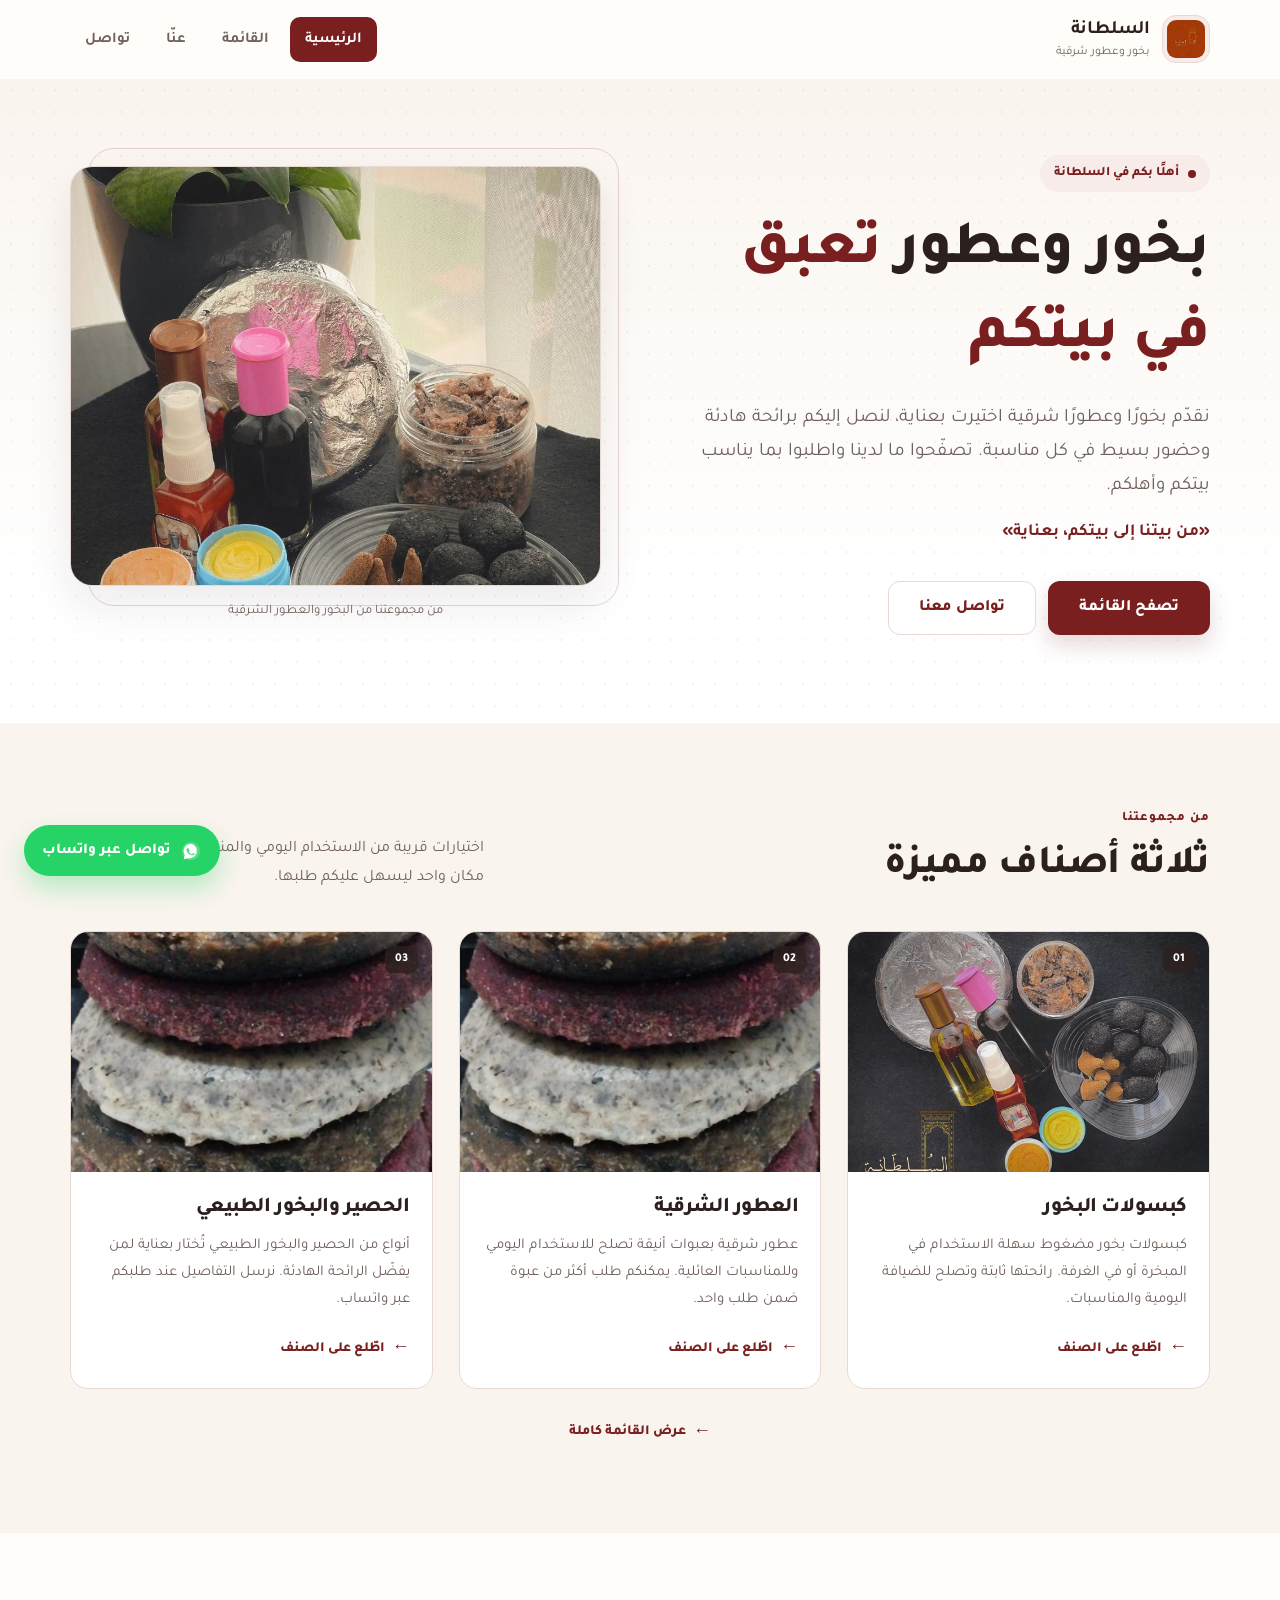
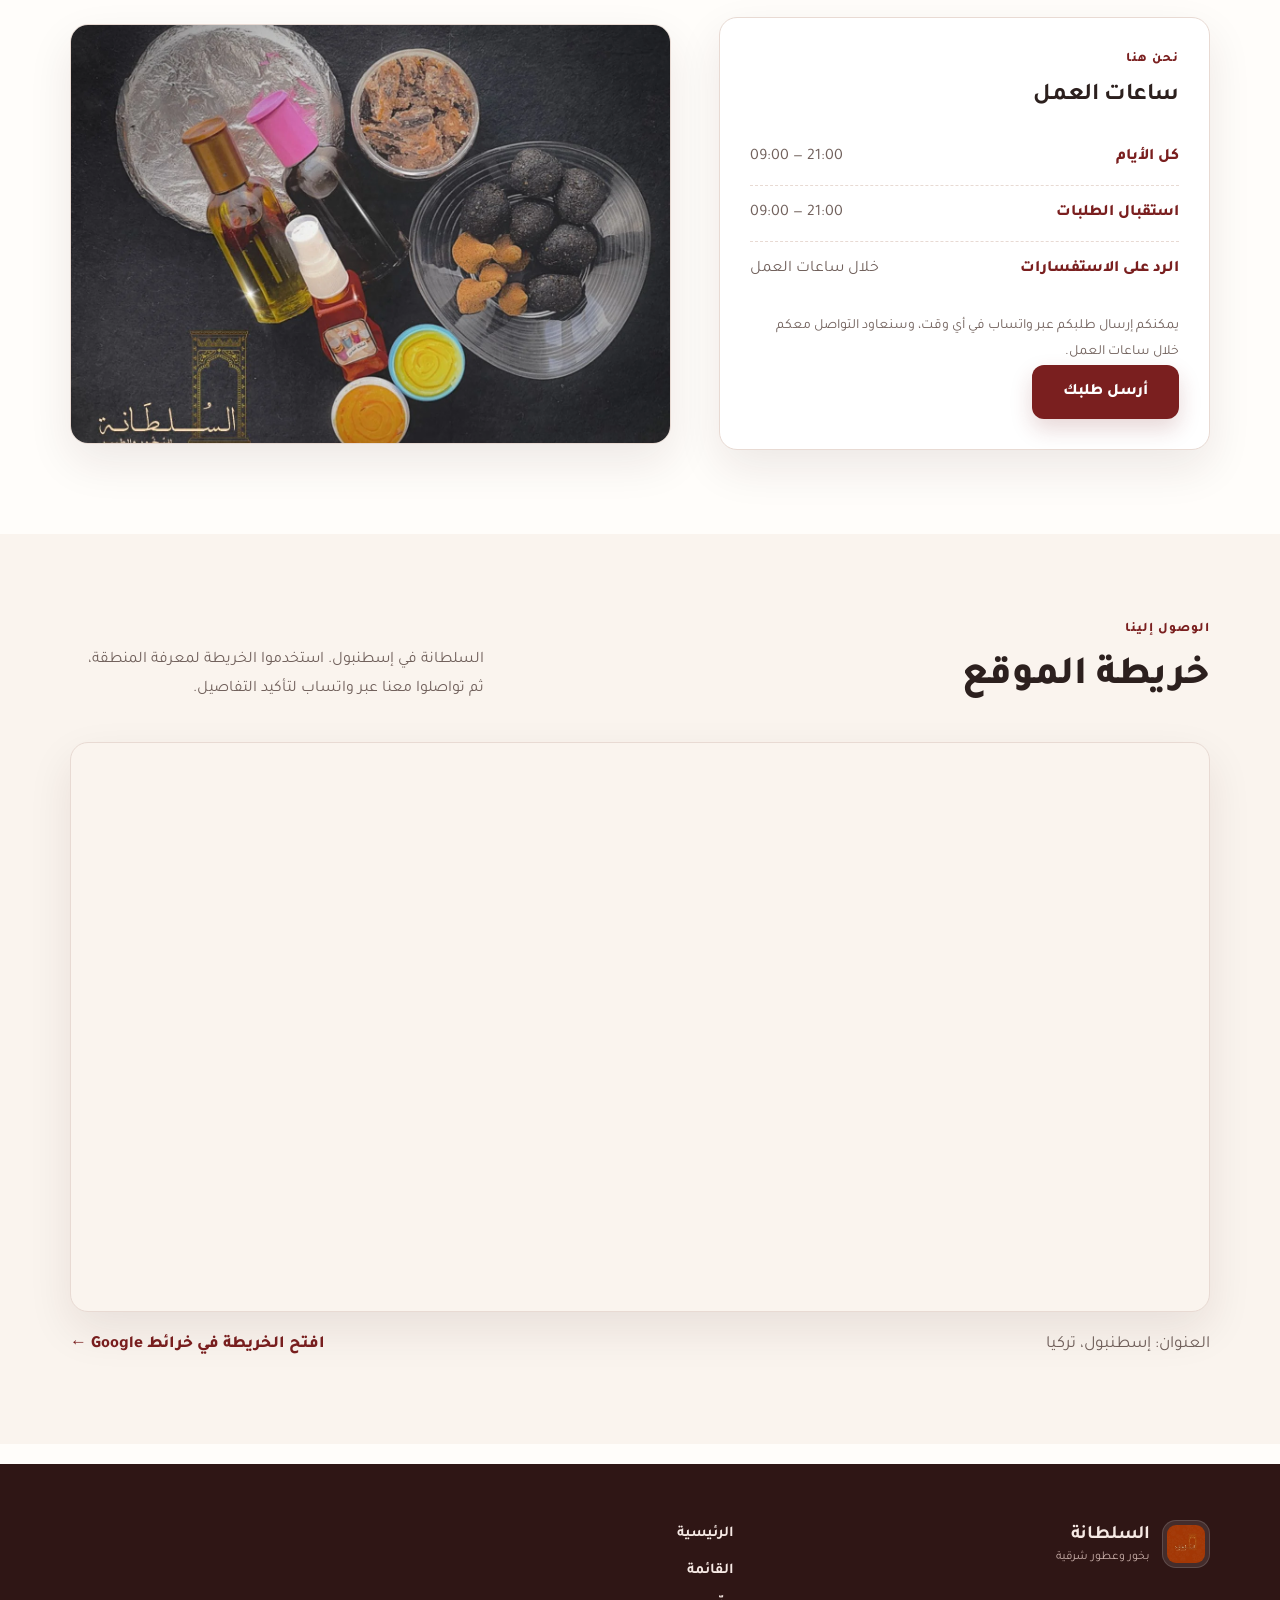
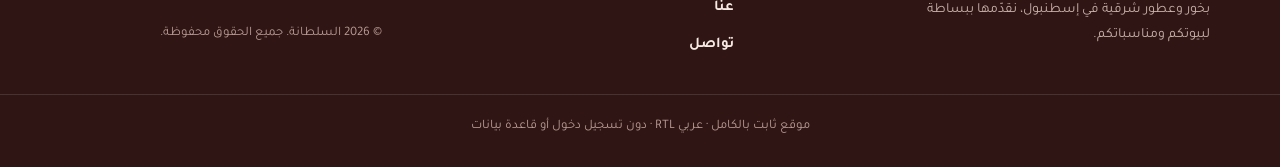
<file: index.html>
<!DOCTYPE html>
<html lang="ar" dir="rtl">
<head>
  <meta charset="UTF-8">
  <meta name="viewport" content="width=device-width, initial-scale=1.0">
  <title>السلطانة | بخور وعطور شرقية في إسطنبول</title>
  <meta name="description" content="السلطانة للبخور والعطور في إسطنبول: بخور مضغوط وعطور شرقية وحصير طبيعي، مع طلبات المناسبات عبر واتساب.">
  <meta name="theme-color" content="#7a1f1f">
  <link rel="preconnect" href="https://fonts.googleapis.com">
  <link rel="preconnect" href="https://fonts.gstatic.com" crossorigin>
  <link href="https://fonts.googleapis.com/css2?family=Tajawal:wght@400;500;700;800&display=swap" rel="stylesheet">
  <link rel="stylesheet" href="assets/css/style.css">
</head>
<body>
  <a class="skip-link" href="#main">انتقل إلى المحتوى الرئيسي</a>

  <header class="site-header" id="siteHeader">
    <div class="container header-inner">
      <a class="brand" href="index.html" aria-label="السلطانة — الصفحة الرئيسية">
        <img class="brand-mark" src="assets/images/logo.webp" alt="" width="500" height="500" loading="lazy">
        <span class="brand-copy">
          <strong>السلطانة</strong>
          <small>بخور وعطور شرقية</small>
        </span>
      </a>
      <nav class="main-nav" id="mainNav" aria-label="التنقل الرئيسي">
        <a href="index.html">الرئيسية</a>
        <a href="menu.html">القائمة</a>
        <a href="about.html">عنّا</a>
        <a href="contact.html">تواصل</a>
      </nav>
      <button class="menu-toggle" id="menuToggle" type="button" aria-label="فتح القائمة" aria-expanded="false" aria-controls="mainNav">
        <span></span><span></span><span></span>
      </button>
    </div>
  </header>

  <main id="main">
    <section class="hero" id="home">
      <div class="container hero-grid">
        <div class="hero-copy reveal">
          <p class="eyebrow"><span class="pulse-dot" aria-hidden="true"></span> أهلًا بكم في السلطانة</p>
          <h1>بخور وعطور <span class="accent">تعبق في بيتكم</span></h1>
          <p class="lead">نقدّم بخورًا وعطورًا شرقية اختيرت بعناية، لنصل إليكم برائحة هادئة وحضور بسيط في كل مناسبة. تصفّحوا ما لدينا واطلبوا بما يناسب بيتكم وأهلكم.</p>
          <p class="tagline">«من بيتنا إلى بيتكم، بعناية»</p>
          <div class="hero-actions">
            <a class="btn btn-primary btn-lg" href="menu.html">تصفح القائمة</a>
            <a class="btn btn-ghost btn-lg" href="contact.html">تواصل معنا</a>
          </div>
        </div>
        <div class="hero-media reveal">
          <img class="hero-cover" src="assets/images/hero.webp" alt="بخور وعطور السلطانة" width="960" height="1280" loading="lazy" fetchpriority="high">
          <p class="hero-caption">من مجموعتنا من البخور والعطور الشرقية</p>
        </div>
      </div>
    </section>

    <section class="section section-alt" id="categories">
      <div class="container">
        <div class="section-head reveal">
          <div>
            <p class="section-kicker">من مجموعتنا</p>
            <h2>ثلاثة أصناف مميزة</h2>
          </div>
          <p class="section-intro">اختيارات قريبة من الاستخدام اليومي والمناسبات، جمعناها في مكان واحد ليسهل عليكم طلبها.</p>
        </div>

        <div class="cards-grid">
          <article class="card reveal" id="cat-bakhour">
            <div class="card-media">
              <img src="assets/images/stack.webp" alt="كبسولات بخور مضغوط" width="1280" height="1037" loading="lazy">
              <span class="card-index" aria-hidden="true">01</span>
            </div>
            <div class="card-body">
              <h3>كبسولات البخور</h3>
              <p class="card-desc">كبسولات بخور مضغوط سهلة الاستخدام في المبخرة أو في الغرفة. رائحتها ثابتة وتصلح للضيافة اليومية والمناسبات.</p>
              <a class="card-link" href="menu.html#item-bakhour">اطّلع على الصنف</a>
            </div>
          </article>

          <article class="card reveal" id="cat-perfume">
            <div class="card-media">
              <img src="assets/images/gallery-hero.webp" alt="مجموعة عطور شرقية" width="1537" height="2048" loading="lazy">
              <span class="card-index" aria-hidden="true">02</span>
            </div>
            <div class="card-body">
              <h3>العطور الشرقية</h3>
              <p class="card-desc">عطور شرقية بعبوات أنيقة تصلح للاستخدام اليومي وللمناسبات العائلية. يمكنكم طلب أكثر من عبوة ضمن طلب واحد.</p>
              <a class="card-link" href="menu.html#item-perfume">اطّلع على الصنف</a>
            </div>
          </article>

          <article class="card reveal" id="cat-natural">
            <div class="card-media">
              <img src="image.webp" alt="بخور وحصير طبيعي" width="1537" height="2048" loading="lazy">
              <span class="card-index" aria-hidden="true">03</span>
            </div>
            <div class="card-body">
              <h3>الحصير والبخور الطبيعي</h3>
              <p class="card-desc">أنواع من الحصير والبخور الطبيعي تُختار بعناية لمن يفضّل الرائحة الهادئة. نرسل التفاصيل عند طلبكم عبر واتساب.</p>
              <a class="card-link" href="menu.html#item-natural">اطّلع على الصنف</a>
            </div>
          </article>
        </div>

        <p class="section-note"><a class="card-link" href="menu.html">عرض القائمة كاملة</a></p>
      </div>
    </section>

    <section class="section" id="hours">
      <div class="container hours-grid">
        <div class="hours-card reveal">
          <p class="section-kicker">نحن هنا</p>
          <h3>ساعات العمل</h3>
          <ul class="hours-list">
            <li><strong>كل الأيام</strong><span dir="ltr">09:00 — 21:00</span></li>
            <li><strong>استقبال الطلبات</strong><span dir="ltr">09:00 — 21:00</span></li>
            <li><strong>الرد على الاستفسارات</strong><span dir="ltr">خلال ساعات العمل</span></li>
          </ul>
          <p class="hours-note">يمكنكم إرسال طلبكم عبر واتساب في أي وقت، وسنعاود التواصل معكم خلال ساعات العمل.</p>
          <a class="btn btn-primary btn-lg" href="contact.html">أرسل طلبك</a>
        </div>
        <div class="hours-aside reveal">
          <img src="image (1).webp" alt="منتجات السلطانة من البخور والعطور" width="1280" height="1037" loading="lazy">
        </div>
      </div>
    </section>

    <section class="section section-alt" id="map">
      <div class="container">
        <div class="section-head reveal">
          <div>
            <p class="section-kicker">الوصول إلينا</p>
            <h2>خريطة الموقع</h2>
          </div>
          <p class="section-intro">السلطانة في إسطنبول. استخدموا الخريطة لمعرفة المنطقة، ثم تواصلوا معنا عبر واتساب لتأكيد التفاصيل.</p>
        </div>
        <div class="map-frame reveal">
          <iframe title="خريطة موقع السلطانة في إسطنبول" src="https://www.google.com/maps?q=Istanbul%2C%20Turkey&output=embed" loading="lazy" referrerpolicy="no-referrer-when-downgrade"></iframe>
        </div>
        <div class="map-meta reveal">
          <p>العنوان: إسطنبول، تركيا</p>
          <a href="https://www.google.com/maps/search/?api=1&query=Istanbul%2C%20Turkey" target="_blank" rel="noopener noreferrer">افتح الخريطة في خرائط Google ←</a>
        </div>
      </div>
    </section>
  </main>

  <footer class="site-footer">
    <div class="container footer-grid">
      <div class="footer-brand">
        <a class="brand" href="index.html" aria-label="السلطانة — الصفحة الرئيسية">
          <img class="brand-mark" src="assets/images/logo.webp" alt="" width="500" height="500" loading="lazy">
          <span class="brand-copy"><strong>السلطانة</strong><small>بخور وعطور شرقية</small></span>
        </a>
        <p>بخور وعطور شرقية في إسطنبول، نقدّمها ببساطة لبيوتكم ومناسباتكم.</p>
      </div>
      <nav class="footer-nav" aria-label="روابط التذييل">
        <a href="index.html">الرئيسية</a>
        <a href="menu.html">القائمة</a>
        <a href="about.html">عنّا</a>
        <a href="contact.html">تواصل</a>
      </nav>
      <div class="footer-meta">
        <p>© <span id="year">2026</span> السلطانة. جميع الحقوق محفوظة.</p>
      </div>
    </div>
    <div class="footer-bottom">موقع ثابت بالكامل · عربي RTL · دون تسجيل دخول أو قاعدة بيانات</div>
  </footer>

  <a class="whatsapp-float" href="https://wa.me/905316458311?text=مرحبًا%20السلطانة%2C%20أود%20الاستفسار%20عن%20المنتجات" target="_blank" rel="noopener noreferrer" aria-label="تواصل مع السلطانة عبر واتساب">
    <svg viewBox="0 0 24 24" aria-hidden="true"><circle cx="12" cy="12" r="10" fill="currentColor" opacity=".2"/><path fill="currentColor" d="M12 4a8 8 0 0 0-6.9 12.1L4 21l4.9-1.1A8 8 0 1 0 12 4Zm4.2 11.3c-.2.5-1 1-1.4 1.2l-.8.2c-.4.1-.9.1-1.4-.1-.3-.1-.7-.2-1.2-.4-2.1-.9-3.4-3-3.5-3.2-.1-.2-.8-1-.8-2s.5-1.5.7-1.7c.2-.2.5-.3.7-.3h.5c.2 0 .4 0 .6.5l.8 2c.1.2.1.3 0 .5l-.4.5-.3.3c-.1.1-.2.2 0 .4.2.2.8 1.3 1.8 1.8.6.3 1 .4 1.4.5.2.1.4 0 .5-.2l.6-.8c.2-.2.3-.2.5-.1l1.9 1c.2.1.4.2.4.3 0 .1-.1.5-.4 1Z"/></svg>
    <span>تواصل عبر واتساب</span>
  </a>

  <button class="to-top" id="toTop" type="button" aria-label="العودة إلى الأعلى">
    <svg viewBox="0 0 24 24" aria-hidden="true"><path d="M12 19V5M5 12l7-7 7 7" /></svg>
  </button>

  <script src="assets/js/script.js"></script>
</body>
</html>
</file>
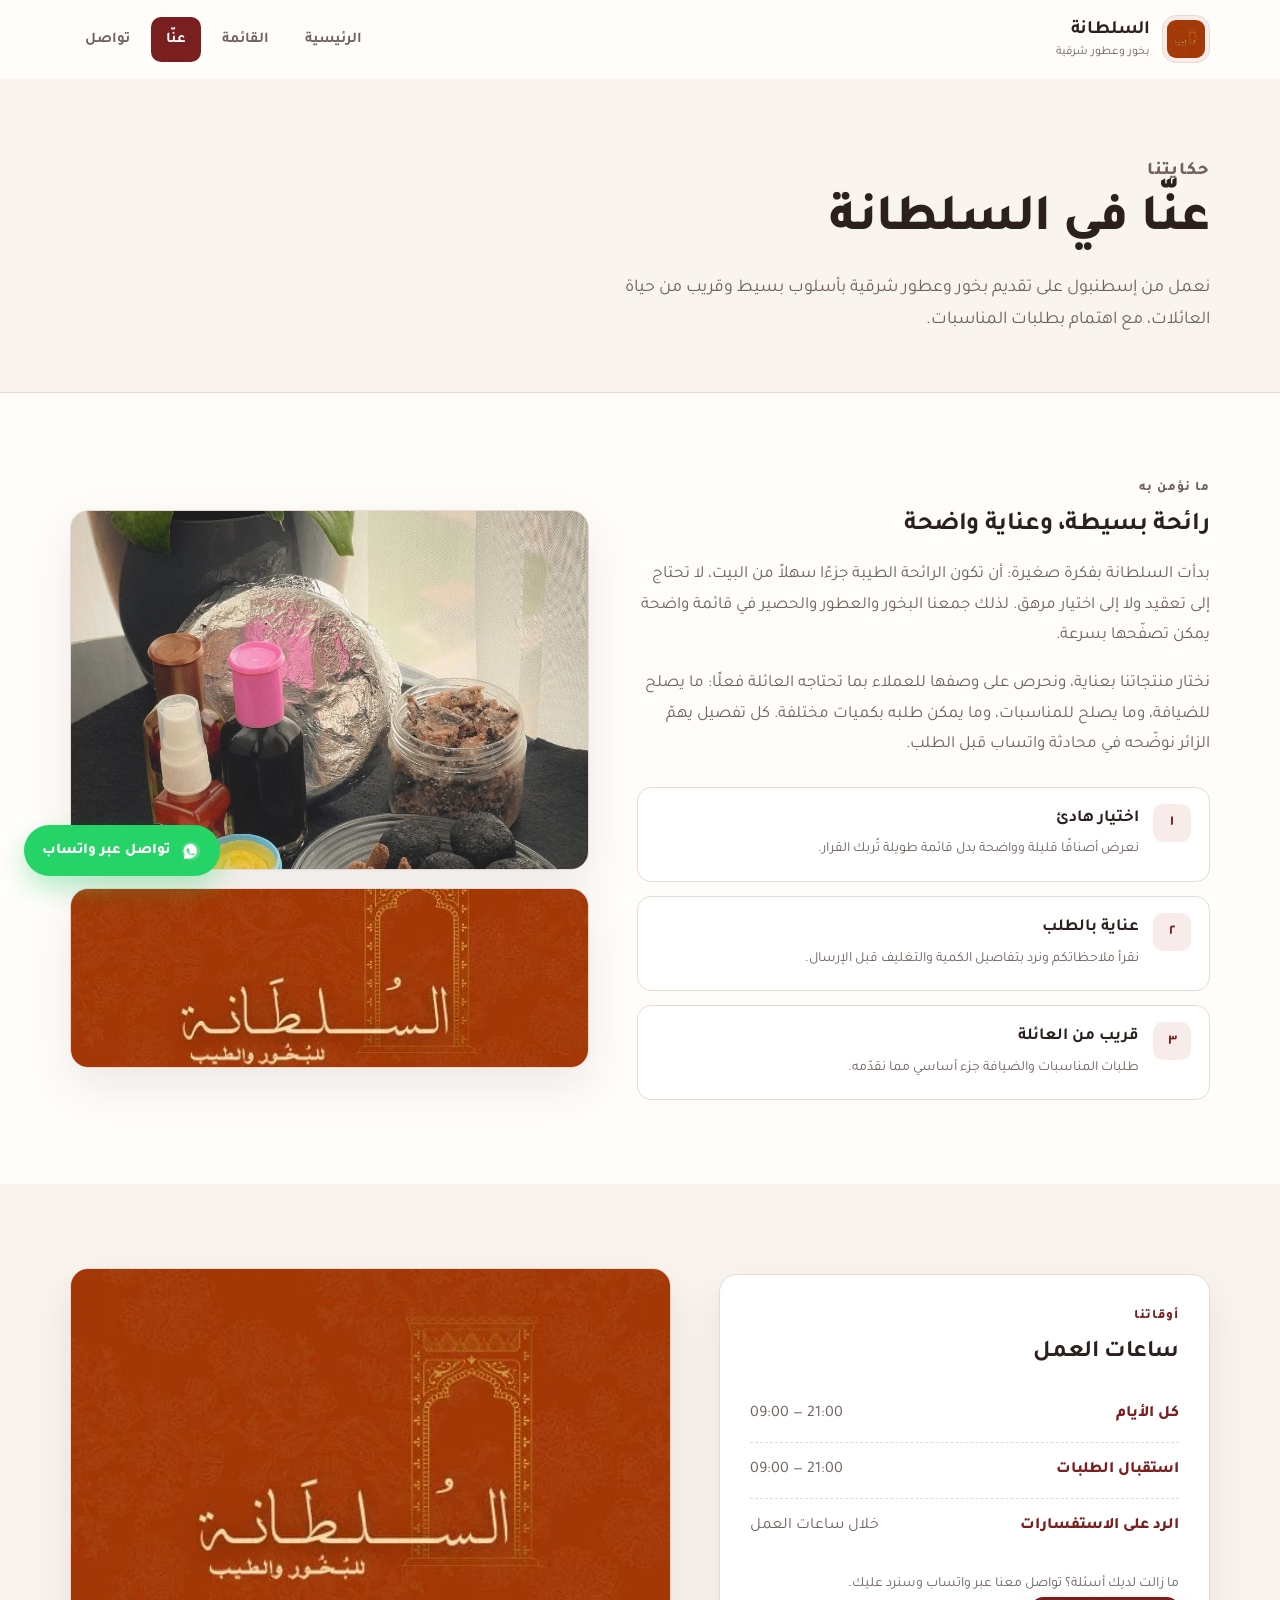
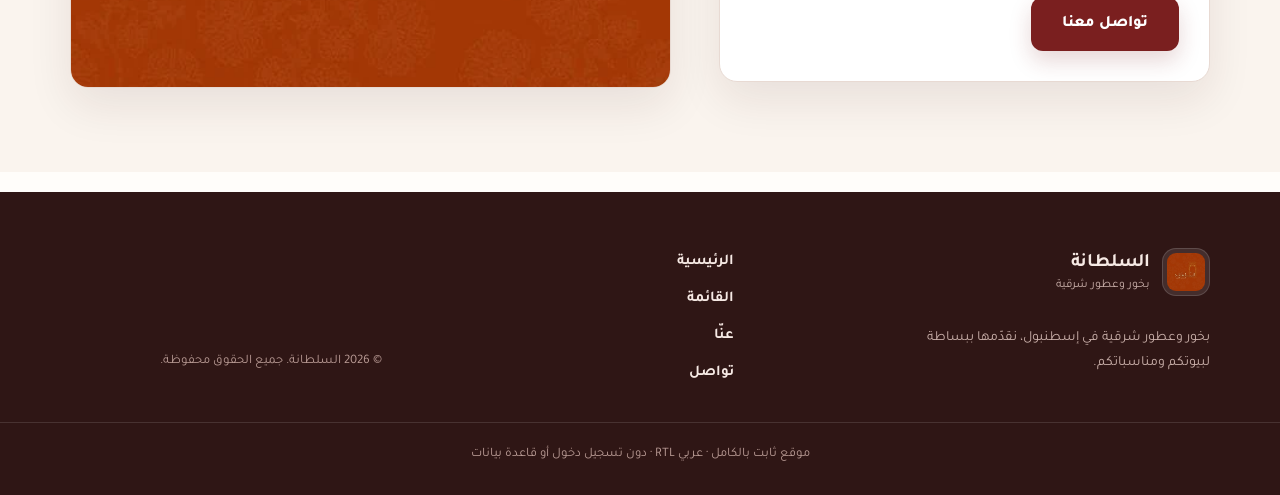
<file: about.html>
<!DOCTYPE html>
<html lang="ar" dir="rtl">
<head>
  <meta charset="UTF-8">
  <meta name="viewport" content="width=device-width, initial-scale=1.0">
  <title>عنّا | السلطانة</title>
  <meta name="description" content="تعرّف على السلطانة للبخور والعطور في إسطنبول: اختيار بسيط وعناية بالتفاصيل وطلبات تناسب العائلة والمناسبات.">
  <meta name="theme-color" content="#7a1f1f">
  <link rel="preconnect" href="https://fonts.googleapis.com">
  <link rel="preconnect" href="https://fonts.gstatic.com" crossorigin>
  <link href="https://fonts.googleapis.com/css2?family=Tajawal:wght@400;500;700;800&display=swap" rel="stylesheet">
  <link rel="stylesheet" href="assets/css/style.css">
</head>
<body>
  <a class="skip-link" href="#main">انتقل إلى المحتوى الرئيسي</a>

  <header class="site-header" id="siteHeader">
    <div class="container header-inner">
      <a class="brand" href="index.html" aria-label="السلطانة — الصفحة الرئيسية">
        <img class="brand-mark" src="assets/images/logo.webp" alt="" width="500" height="500" loading="lazy">
        <span class="brand-copy"><strong>السلطانة</strong><small>بخور وعطور شرقية</small></span>
      </a>
      <nav class="main-nav" id="mainNav" aria-label="التنقل الرئيسي">
        <a href="index.html">الرئيسية</a>
        <a href="menu.html">القائمة</a>
        <a href="about.html">عنّا</a>
        <a href="contact.html">تواصل</a>
      </nav>
      <button class="menu-toggle" id="menuToggle" type="button" aria-label="فتح القائمة" aria-expanded="false" aria-controls="mainNav">
        <span></span><span></span><span></span>
      </button>
    </div>
  </header>

  <main id="main">
    <section class="page-banner">
      <div class="container">
        <p class="section-kicker">حكايتنا</p>
        <h1>عنّا في السلطانة</h1>
        <p>نعمل من إسطنبول على تقديم بخور وعطور شرقية بأسلوب بسيط وقريب من حياة العائلات، مع اهتمام بطلبات المناسبات.</p>
      </div>
    </section>

    <section class="section">
      <div class="container about-grid">
        <div class="about-copy reveal">
          <p class="section-kicker">ما نؤمن به</p>
          <h2>رائحة بسيطة، وعناية واضحة</h2>
          <p>بدأت السلطانة بفكرة صغيرة: أن تكون الرائحة الطيبة جزءًا سهلاً من البيت، لا تحتاج إلى تعقيد ولا إلى اختيار مرهق. لذلك جمعنا البخور والعطور والحصير في قائمة واضحة يمكن تصفّحها بسرعة.</p>
          <p>نختار منتجاتنا بعناية، ونحرص على وصفها للعملاء بما تحتاجه العائلة فعلًا: ما يصلح للضيافة، وما يصلح للمناسبات، وما يمكن طلبه بكميات مختلفة. كل تفصيل يهمّ الزائر نوضّحه في محادثة واتساب قبل الطلب.</p>
          <ul class="about-points">
            <li><b aria-hidden="true">١</b><div><strong>اختيار هادئ</strong><span>نعرض أصنافًا قليلة وواضحة بدل قائمة طويلة تُربك القرار.</span></div></li>
            <li><b aria-hidden="true">٢</b><div><strong>عناية بالطلب</strong><span>نقرأ ملاحظاتكم ونرد بتفاصيل الكمية والتغليف قبل الإرسال.</span></div></li>
            <li><b aria-hidden="true">٣</b><div><strong>قريب من العائلة</strong><span>طلبات المناسبات والضيافة جزء أساسي مما نقدّمه.</span></div></li>
          </ul>
        </div>
        <div class="about-media reveal">
          <img class="tall" src="image (2).webp" alt="منتجات السلطانة للبخور والعطور" width="960" height="1280" loading="lazy">
          <img class="wide" src="log.webp" alt="شعار السلطانة" width="500" height="500" loading="lazy">
        </div>
      </div>
    </section>

    <section class="section section-alt" id="hours">
      <div class="container hours-grid">
        <div class="hours-card reveal">
          <p class="section-kicker">أوقاتنا</p>
          <h3>ساعات العمل</h3>
          <ul class="hours-list">
            <li><strong>كل الأيام</strong><span dir="ltr">09:00 — 21:00</span></li>
            <li><strong>استقبال الطلبات</strong><span dir="ltr">09:00 — 21:00</span></li>
            <li><strong>الرد على الاستفسارات</strong><span dir="ltr">خلال ساعات العمل</span></li>
          </ul>
          <p class="hours-note">ما زالت لديك أسئلة؟ تواصل معنا عبر واتساب وسنرد عليك.</p>
          <a class="btn btn-primary btn-lg" href="contact.html">تواصل معنا</a>
        </div>
        <div class="hours-aside reveal">
          <img src="assets/images/gallery1.webp" alt="الهوية البصرية للسلطانة" width="500" height="500" loading="lazy">
        </div>
      </div>
    </section>
  </main>

  <footer class="site-footer">
    <div class="container footer-grid">
      <div class="footer-brand">
        <a class="brand" href="index.html" aria-label="السلطانة — الصفحة الرئيسية">
          <img class="brand-mark" src="assets/images/logo.webp" alt="" width="500" height="500" loading="lazy">
          <span class="brand-copy"><strong>السلطانة</strong><small>بخور وعطور شرقية</small></span>
        </a>
        <p>بخور وعطور شرقية في إسطنبول، نقدّمها ببساطة لبيوتكم ومناسباتكم.</p>
      </div>
      <nav class="footer-nav" aria-label="روابط التذييل">
        <a href="index.html">الرئيسية</a>
        <a href="menu.html">القائمة</a>
        <a href="about.html">عنّا</a>
        <a href="contact.html">تواصل</a>
      </nav>
      <div class="footer-meta"><p>© <span id="year">2026</span> السلطانة. جميع الحقوق محفوظة.</p></div>
    </div>
    <div class="footer-bottom">موقع ثابت بالكامل · عربي RTL · دون تسجيل دخول أو قاعدة بيانات</div>
  </footer>

  <a class="whatsapp-float" href="https://wa.me/905316458311?text=مرحبًا%20السلطانة%2C%20أود%20الاستفسار%20عن%20المنتجات" target="_blank" rel="noopener noreferrer" aria-label="تواصل مع السلطانة عبر واتساب">
    <svg viewBox="0 0 24 24" aria-hidden="true"><circle cx="12" cy="12" r="10" fill="currentColor" opacity=".2"/><path fill="currentColor" d="M12 4a8 8 0 0 0-6.9 12.1L4 21l4.9-1.1A8 8 0 1 0 12 4Zm4.2 11.3c-.2.5-1 1-1.4 1.2l-.8.2c-.4.1-.9.1-1.4-.1-.3-.1-.7-.2-1.2-.4-2.1-.9-3.4-3-3.5-3.2-.1-.2-.8-1-.8-2s.5-1.5.7-1.7c.2-.2.5-.3.7-.3h.5c.2 0 .4 0 .6.5l.8 2c.1.2.1.3 0 .5l-.4.5-.3.3c-.1.1-.2.2 0 .4.2.2.8 1.3 1.8 1.8.6.3 1 .4 1.4.5.2.1.4 0 .5-.2l.6-.8c.2-.2.3-.2.5-.1l1.9 1c.2.1.4.2.4.3 0 .1-.1.5-.4 1Z"/></svg>
    <span>تواصل عبر واتساب</span>
  </a>

  <button class="to-top" id="toTop" type="button" aria-label="العودة إلى الأعلى">
    <svg viewBox="0 0 24 24" aria-hidden="true"><path d="M12 19V5M5 12l7-7 7 7" /></svg>
  </button>

  <script src="assets/js/script.js"></script>
</body>
</html>
</file>
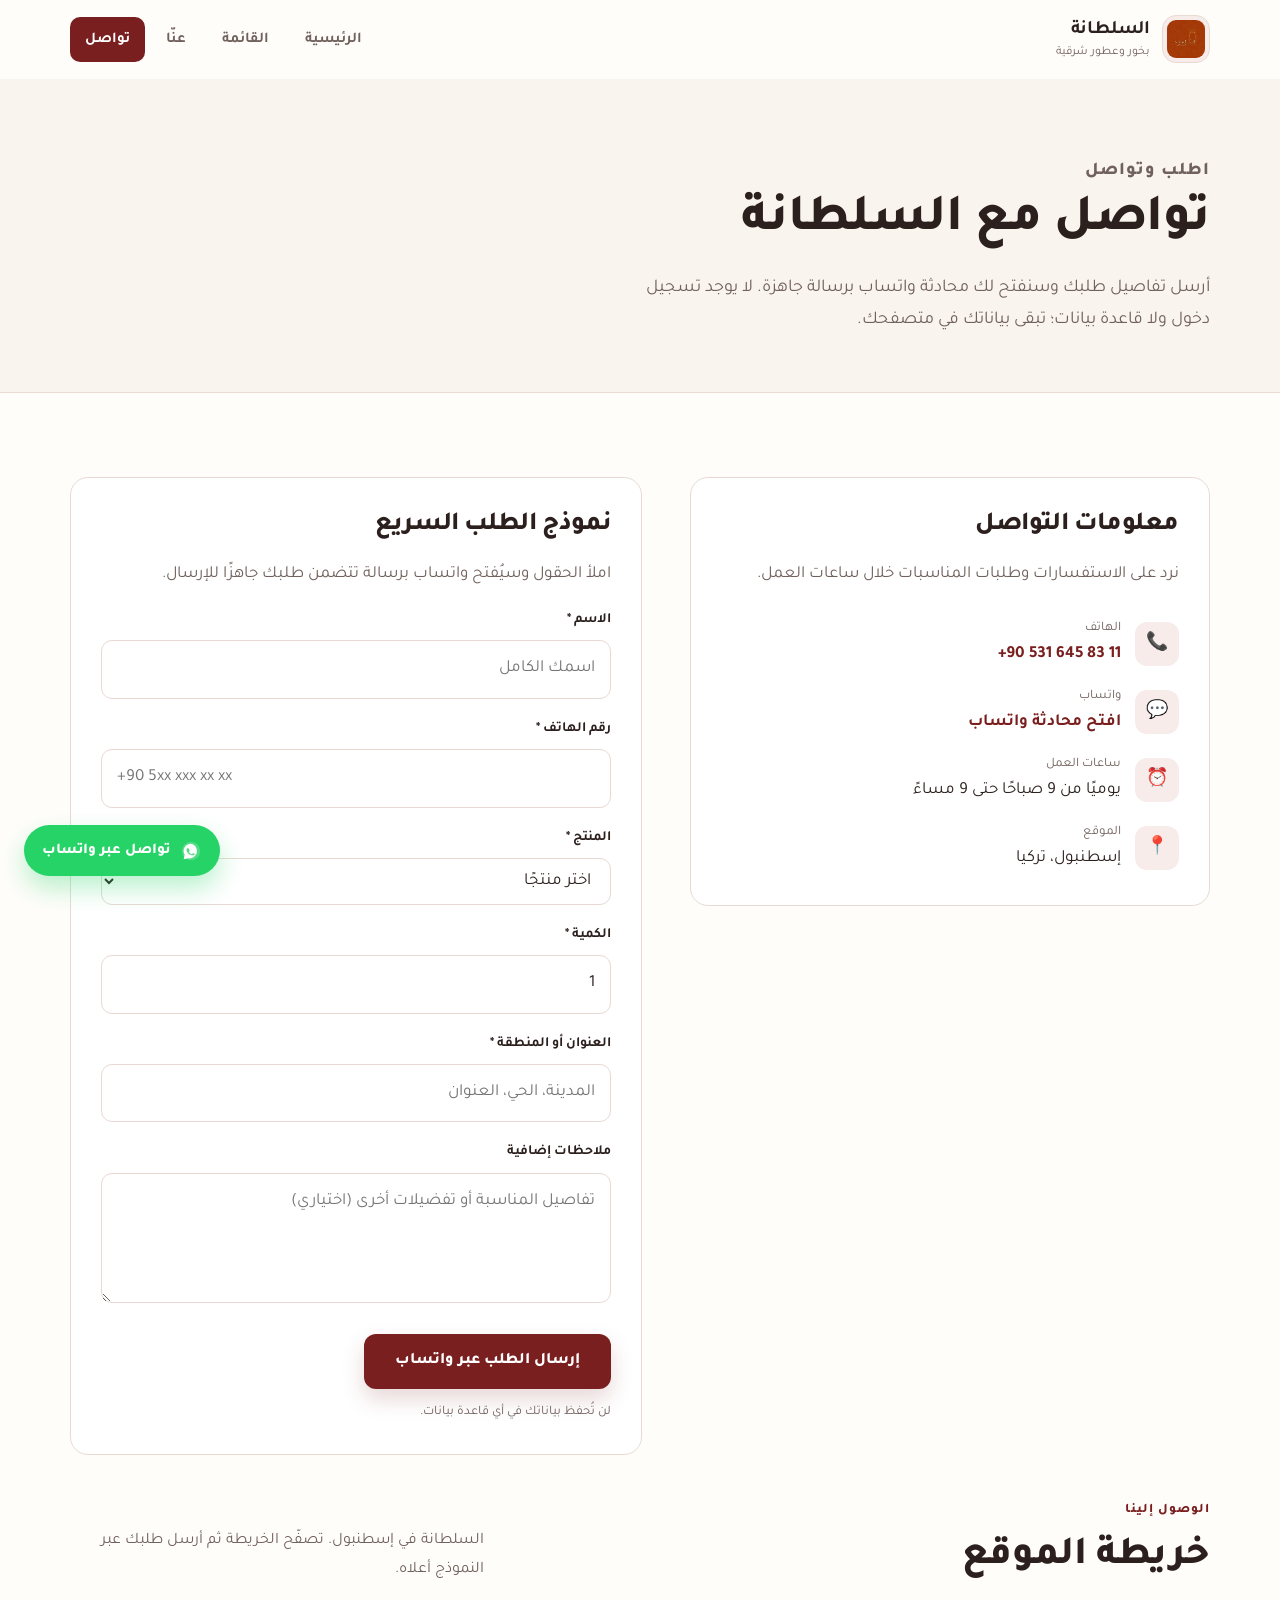
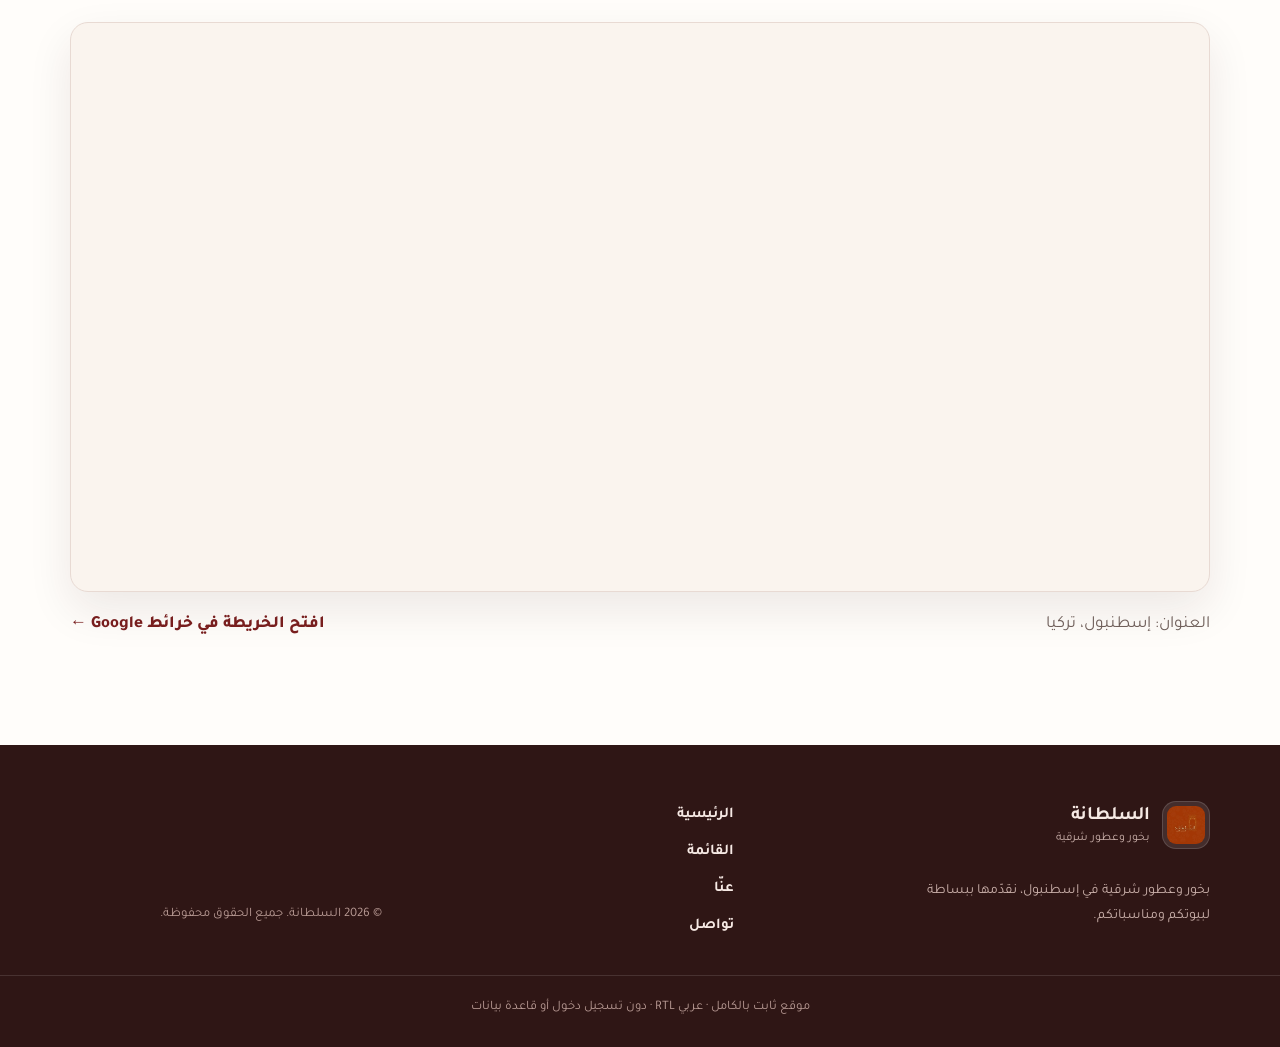
<file: contact.html>
<!DOCTYPE html>
<html lang="ar" dir="rtl">
<head>
  <meta charset="UTF-8">
  <meta name="viewport" content="width=device-width, initial-scale=1.0">
  <title>تواصل | السلطانة</title>
  <meta name="description" content="تواصل مع السلطانة في إسطنبول: أرسل طلبك عبر واتساب، واطّلع على ساعات العمل وموقعنا على الخريطة.">
  <meta name="theme-color" content="#7a1f1f">
  <link rel="preconnect" href="https://fonts.googleapis.com">
  <link rel="preconnect" href="https://fonts.gstatic.com" crossorigin>
  <link href="https://fonts.googleapis.com/css2?family=Tajawal:wght@400;500;700;800&display=swap" rel="stylesheet">
  <link rel="stylesheet" href="assets/css/style.css">
</head>
<body>
  <a class="skip-link" href="#main">انتقل إلى المحتوى الرئيسي</a>

  <header class="site-header" id="siteHeader">
    <div class="container header-inner">
      <a class="brand" href="index.html" aria-label="السلطانة — الصفحة الرئيسية">
        <img class="brand-mark" src="assets/images/logo.webp" alt="" width="500" height="500" loading="lazy">
        <span class="brand-copy"><strong>السلطانة</strong><small>بخور وعطور شرقية</small></span>
      </a>
      <nav class="main-nav" id="mainNav" aria-label="التنقل الرئيسي">
        <a href="index.html">الرئيسية</a>
        <a href="menu.html">القائمة</a>
        <a href="about.html">عنّا</a>
        <a href="contact.html">تواصل</a>
      </nav>
      <button class="menu-toggle" id="menuToggle" type="button" aria-label="فتح القائمة" aria-expanded="false" aria-controls="mainNav">
        <span></span><span></span><span></span>
      </button>
    </div>
  </header>

  <main id="main">
    <section class="page-banner">
      <div class="container">
        <p class="section-kicker">اطلب وتواصل</p>
        <h1>تواصل مع السلطانة</h1>
        <p>أرسل تفاصيل طلبك وسنفتح لك محادثة واتساب برسالة جاهزة. لا يوجد تسجيل دخول ولا قاعدة بيانات؛ تبقى بياناتك في متصفحك.</p>
      </div>
    </section>

    <section class="section">
      <div class="container contact-grid">
        <div class="contact-card reveal">
          <h2>معلومات التواصل</h2>
          <p>نرد على الاستفسارات وطلبات المناسبات خلال ساعات العمل.</p>
          <p class="product-context" id="productContext" hidden></p>
          <ul class="contact-list">
            <li>
              <span class="contact-icon" aria-hidden="true">📞</span>
              <span><small>الهاتف</small><a href="tel:+905316458311" dir="ltr">+90 531 645 83 11</a></span>
            </li>
            <li>
              <span class="contact-icon" aria-hidden="true">💬</span>
              <span><small>واتساب</small><a href="https://wa.me/905316458311" target="_blank" rel="noopener noreferrer">افتح محادثة واتساب</a></span>
            </li>
            <li>
              <span class="contact-icon" aria-hidden="true">⏰</span>
              <span><small>ساعات العمل</small><span>يوميًا من 9 صباحًا حتى 9 مساءً</span></span>
            </li>
            <li>
              <span class="contact-icon" aria-hidden="true">📍</span>
              <span><small>الموقع</small><span>إسطنبول، تركيا</span></span>
            </li>
          </ul>
        </div>

        <div class="contact-card reveal">
          <h2>نموذج الطلب السريع</h2>
          <p>املأ الحقول وسيُفتح واتساب برسالة تتضمن طلبك جاهزًا للإرسال.</p>
          <form id="orderForm" novalidate>
            <div class="form-field">
              <label for="customerName">الاسم <span aria-hidden="true">*</span></label>
              <input type="text" id="customerName" name="customerName" autocomplete="name" required placeholder="اسمك الكامل">
            </div>
            <div class="form-field">
              <label for="customerPhone">رقم الهاتف <span aria-hidden="true">*</span></label>
              <input type="tel" id="customerPhone" name="customerPhone" autocomplete="tel" required placeholder="+90 5xx xxx xx xx" dir="ltr">
            </div>
            <div class="form-field">
              <label for="productName">المنتج <span aria-hidden="true">*</span></label>
              <select id="productName" name="productName" required>
                <option value="">اختر منتجًا</option>
                <option value="كبسولات البخور">كبسولات البخور</option>
                <option value="العطور الشرقية">العطور الشرقية</option>
                <option value="الحصير والبخور الطبيعي">الحصير والبخور الطبيعي</option>
                <option value="بخور العود">بخور العود</option>
                <option value="عطور المناسبات">عطور المناسبات</option>
                <option value="باقات الهدايا">باقات الهدايا</option>
                <option value="منتج آخر">منتج آخر (سأذكره في الملاحظات)</option>
              </select>
            </div>
            <div class="form-field">
              <label for="quantity">الكمية <span aria-hidden="true">*</span></label>
              <input type="number" id="quantity" name="quantity" min="1" value="1" required>
            </div>
            <div class="form-field">
              <label for="address">العنوان أو المنطقة <span aria-hidden="true">*</span></label>
              <input type="text" id="address" name="address" required placeholder="المدينة، الحي، العنوان">
            </div>
            <div class="form-field">
              <label for="notes">ملاحظات إضافية</label>
              <textarea id="notes" name="notes" placeholder="تفاصيل المناسبة أو تفضيلات أخرى (اختياري)"></textarea>
            </div>
            <button class="btn btn-primary btn-lg" type="submit">إرسال الطلب عبر واتساب</button>
            <p class="form-note">لن تُحفظ بياناتك في أي قاعدة بيانات.</p>
          </form>
        </div>
      </div>

      <div class="container contact-map">
        <div class="section-head reveal">
          <div>
            <p class="section-kicker">الوصول إلينا</p>
            <h2>خريطة الموقع</h2>
          </div>
          <p class="section-intro">السلطانة في إسطنبول. تصفّح الخريطة ثم أرسل طلبك عبر النموذج أعلاه.</p>
        </div>
        <div class="map-frame reveal">
          <iframe title="خريطة موقع السلطانة في إسطنبول" src="https://www.google.com/maps?q=Istanbul%2C%20Turkey&output=embed" loading="lazy" referrerpolicy="no-referrer-when-downgrade"></iframe>
        </div>
        <div class="map-meta reveal">
          <p>العنوان: إسطنبول، تركيا</p>
          <a href="https://www.google.com/maps/search/?api=1&query=Istanbul%2C%20Turkey" target="_blank" rel="noopener noreferrer">افتح الخريطة في خرائط Google ←</a>
        </div>
      </div>
    </section>
  </main>

  <footer class="site-footer">
    <div class="container footer-grid">
      <div class="footer-brand">
        <a class="brand" href="index.html" aria-label="السلطانة — الصفحة الرئيسية">
          <img class="brand-mark" src="assets/images/logo.webp" alt="" width="500" height="500" loading="lazy">
          <span class="brand-copy"><strong>السلطانة</strong><small>بخور وعطور شرقية</small></span>
        </a>
        <p>بخور وعطور شرقية في إسطنبول، نقدّمها ببساطة لبيوتكم ومناسباتكم.</p>
      </div>
      <nav class="footer-nav" aria-label="روابط التذييل">
        <a href="index.html">الرئيسية</a>
        <a href="menu.html">القائمة</a>
        <a href="about.html">عنّا</a>
        <a href="contact.html">تواصل</a>
      </nav>
      <div class="footer-meta"><p>© <span id="year">2026</span> السلطانة. جميع الحقوق محفوظة.</p></div>
    </div>
    <div class="footer-bottom">موقع ثابت بالكامل · عربي RTL · دون تسجيل دخول أو قاعدة بيانات</div>
  </footer>

  <a class="whatsapp-float" href="https://wa.me/905316458311?text=مرحبًا%20السلطانة%2C%20أود%20الاستفسار%20عن%20المنتجات" target="_blank" rel="noopener noreferrer" aria-label="تواصل مع السلطانة عبر واتساب">
    <svg viewBox="0 0 24 24" aria-hidden="true"><circle cx="12" cy="12" r="10" fill="currentColor" opacity=".2"/><path fill="currentColor" d="M12 4a8 8 0 0 0-6.9 12.1L4 21l4.9-1.1A8 8 0 1 0 12 4Zm4.2 11.3c-.2.5-1 1-1.4 1.2l-.8.2c-.4.1-.9.1-1.4-.1-.3-.1-.7-.2-1.2-.4-2.1-.9-3.4-3-3.5-3.2-.1-.2-.8-1-.8-2s.5-1.5.7-1.7c.2-.2.5-.3.7-.3h.5c.2 0 .4 0 .6.5l.8 2c.1.2.1.3 0 .5l-.4.5-.3.3c-.1.1-.2.2 0 .4.2.2.8 1.3 1.8 1.8.6.3 1 .4 1.4.5.2.1.4 0 .5-.2l.6-.8c.2-.2.3-.2.5-.1l1.9 1c.2.1.4.2.4.3 0 .1-.1.5-.4 1Z"/></svg>
    <span>تواصل عبر واتساب</span>
  </a>

  <button class="to-top" id="toTop" type="button" aria-label="العودة إلى الأعلى">
    <svg viewBox="0 0 24 24" aria-hidden="true"><path d="M12 19V5M5 12l7-7 7 7" /></svg>
  </button>

  <script src="assets/js/script.js"></script>
</body>
</html>
</file>
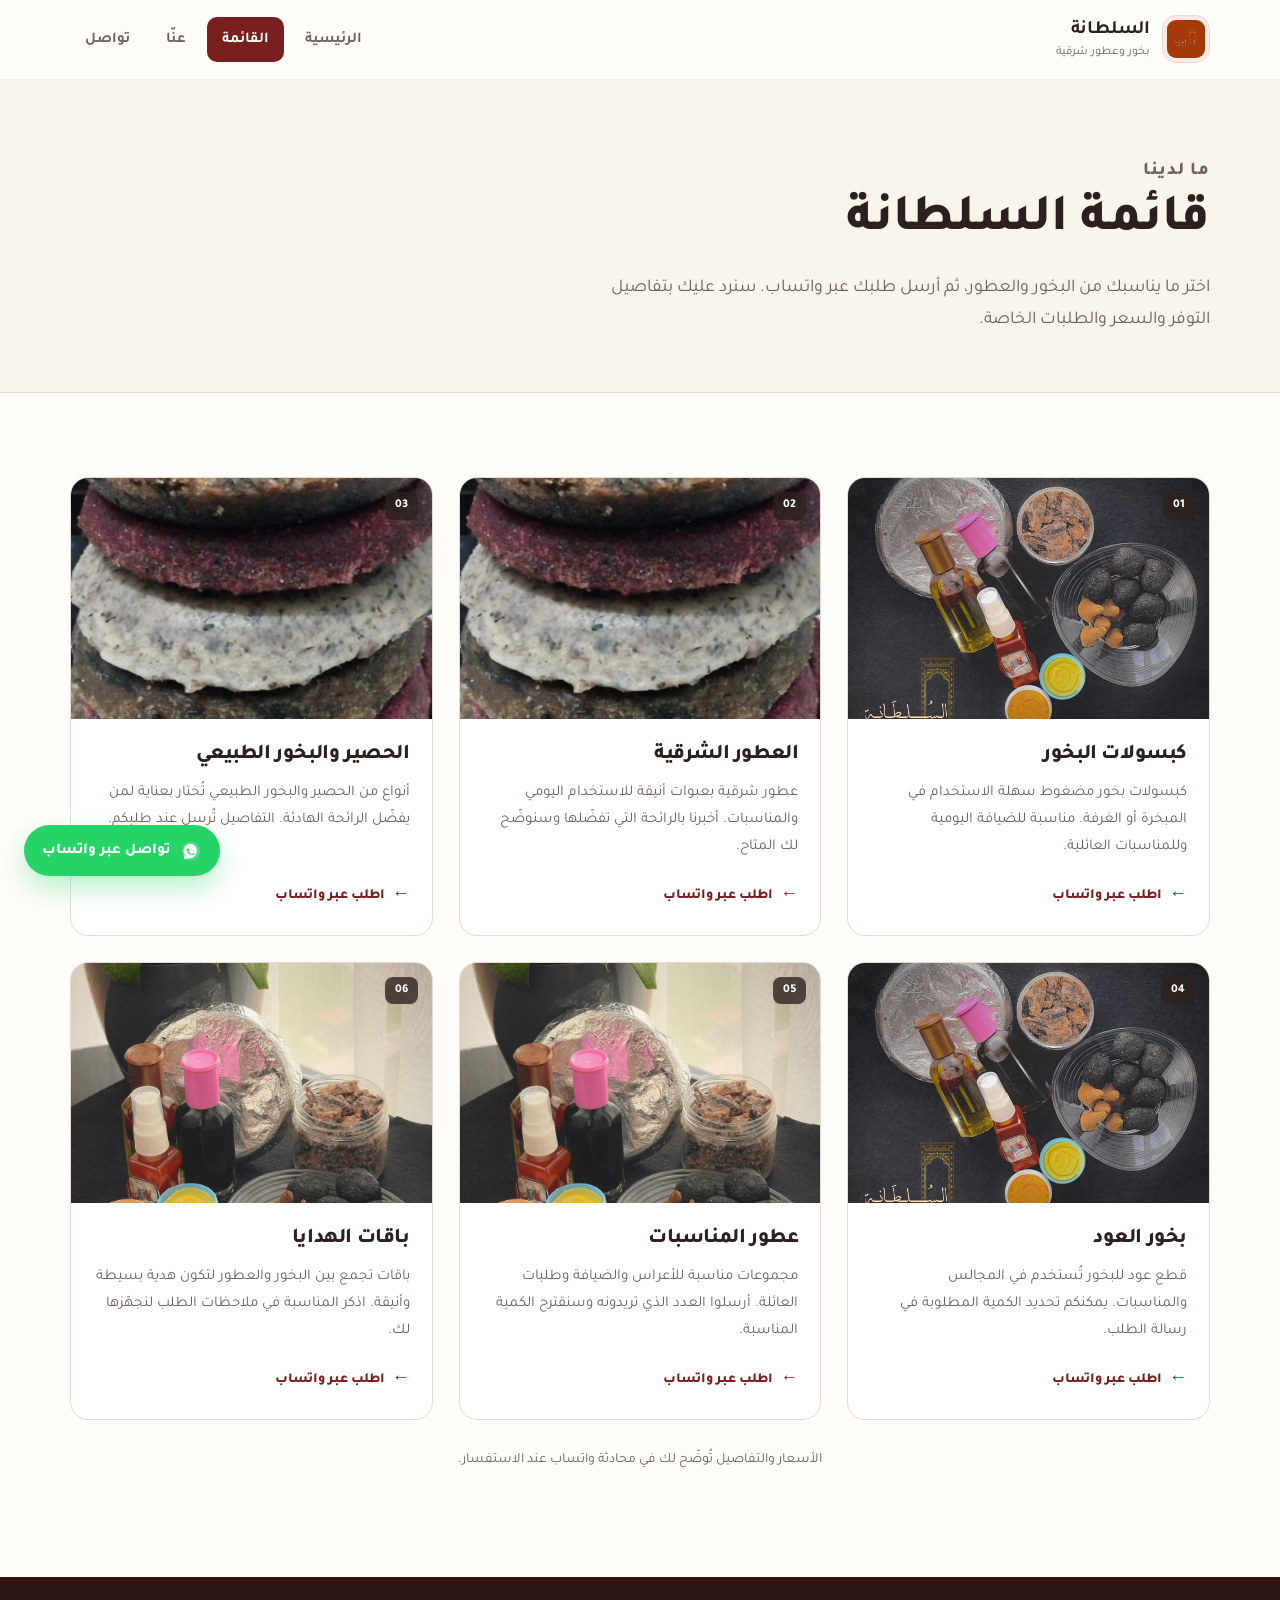
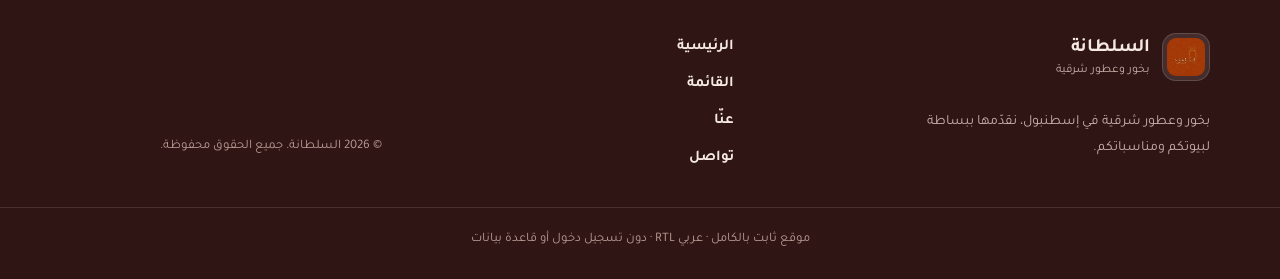
<file: menu.html>
<!DOCTYPE html>
<html lang="ar" dir="rtl">
<head>
  <meta charset="UTF-8">
  <meta name="viewport" content="width=device-width, initial-scale=1.0">
  <title>القائمة | السلطانة</title>
  <meta name="description" content="قائمة السلطانة: بخور مضغوط وعطور شرقية وحصير طبيعي وباقات هدايا، مع طلب سهل عبر واتساب.">
  <meta name="theme-color" content="#7a1f1f">
  <link rel="preconnect" href="https://fonts.googleapis.com">
  <link rel="preconnect" href="https://fonts.gstatic.com" crossorigin>
  <link href="https://fonts.googleapis.com/css2?family=Tajawal:wght@400;500;700;800&display=swap" rel="stylesheet">
  <link rel="stylesheet" href="assets/css/style.css">
</head>
<body>
  <a class="skip-link" href="#main">انتقل إلى المحتوى الرئيسي</a>

  <header class="site-header" id="siteHeader">
    <div class="container header-inner">
      <a class="brand" href="index.html" aria-label="السلطانة — الصفحة الرئيسية">
        <img class="brand-mark" src="assets/images/logo.webp" alt="" width="500" height="500" loading="lazy">
        <span class="brand-copy"><strong>السلطانة</strong><small>بخور وعطور شرقية</small></span>
      </a>
      <nav class="main-nav" id="mainNav" aria-label="التنقل الرئيسي">
        <a href="index.html">الرئيسية</a>
        <a href="menu.html">القائمة</a>
        <a href="about.html">عنّا</a>
        <a href="contact.html">تواصل</a>
      </nav>
      <button class="menu-toggle" id="menuToggle" type="button" aria-label="فتح القائمة" aria-expanded="false" aria-controls="mainNav">
        <span></span><span></span><span></span>
      </button>
    </div>
  </header>

  <main id="main">
    <section class="page-banner">
      <div class="container">
        <p class="section-kicker">ما لدينا</p>
        <h1>قائمة السلطانة</h1>
        <p>اختر ما يناسبك من البخور والعطور، ثم أرسل طلبك عبر واتساب. سنرد عليك بتفاصيل التوفر والسعر والطلبات الخاصة.</p>
      </div>
    </section>

    <section class="section">
      <div class="container">
        <div class="cards-grid grid-six">
          <article class="card reveal" id="item-bakhour">
            <div class="card-media">
              <img src="assets/images/stack.webp" alt="كبسولات بخور مضغوط" width="1280" height="1037" loading="lazy">
              <span class="card-index" aria-hidden="true">01</span>
            </div>
            <div class="card-body">
              <h3>كبسولات البخور</h3>
              <p class="card-desc">كبسولات بخور مضغوط سهلة الاستخدام في المبخرة أو الغرفة. مناسبة للضيافة اليومية وللمناسبات العائلية.</p>
              <a class="card-link" href="contact.html?product=كبسولات%20البخور">اطلب عبر واتساب</a>
            </div>
          </article>

          <article class="card reveal" id="item-perfume">
            <div class="card-media">
              <img src="assets/images/gallery-hero.webp" alt="عطور شرقية بعبوات أنيقة" width="1537" height="2048" loading="lazy">
              <span class="card-index" aria-hidden="true">02</span>
            </div>
            <div class="card-body">
              <h3>العطور الشرقية</h3>
              <p class="card-desc">عطور شرقية بعبوات أنيقة للاستخدام اليومي والمناسبات. أخبرنا بالرائحة التي تفضّلها وسنوضّح لك المتاح.</p>
              <a class="card-link" href="contact.html?product=العطور%20الشرقية">اطلب عبر واتساب</a>
            </div>
          </article>

          <article class="card reveal" id="item-natural">
            <div class="card-media">
              <img src="image.webp" alt="حصير وبخور طبيعي" width="1537" height="2048" loading="lazy">
              <span class="card-index" aria-hidden="true">03</span>
            </div>
            <div class="card-body">
              <h3>الحصير والبخور الطبيعي</h3>
              <p class="card-desc">أنواع من الحصير والبخور الطبيعي تُختار بعناية لمن يفضّل الرائحة الهادئة. التفاصيل تُرسل عند طلبكم.</p>
              <a class="card-link" href="contact.html?product=الحصير%20والبخور%20الطبيعي">اطلب عبر واتساب</a>
            </div>
          </article>

          <article class="card reveal" id="item-oud">
            <div class="card-media">
              <img src="image (1).webp" alt="بخور العود" width="1280" height="1037" loading="lazy">
              <span class="card-index" aria-hidden="true">04</span>
            </div>
            <div class="card-body">
              <h3>بخور العود</h3>
              <p class="card-desc">قطع عود للبخور تُستخدم في المجالس والمناسبات. يمكنكم تحديد الكمية المطلوبة في رسالة الطلب.</p>
              <a class="card-link" href="contact.html?product=بخور%20العود">اطلب عبر واتساب</a>
            </div>
          </article>

          <article class="card reveal" id="item-events">
            <div class="card-media">
              <img src="image (2).webp" alt="عطور للمناسبات" width="960" height="1280" loading="lazy">
              <span class="card-index" aria-hidden="true">05</span>
            </div>
            <div class="card-body">
              <h3>عطور المناسبات</h3>
              <p class="card-desc">مجموعات مناسبة للأعراس والضيافة وطلبات العائلة. أرسلوا العدد الذي تريدونه وسنقترح الكمية المناسبة.</p>
              <a class="card-link" href="contact.html?product=عطور%20المناسبات">اطلب عبر واتساب</a>
            </div>
          </article>

          <article class="card reveal" id="item-gift">
            <div class="card-media">
              <img src="assets/images/hero.webp" alt="باقة هدايا من السلطانة" width="960" height="1280" loading="lazy">
              <span class="card-index" aria-hidden="true">06</span>
            </div>
            <div class="card-body">
              <h3>باقات الهدايا</h3>
              <p class="card-desc">باقات تجمع بين البخور والعطور لتكون هدية بسيطة وأنيقة. اذكر المناسبة في ملاحظات الطلب لنجهّزها لك.</p>
              <a class="card-link" href="contact.html?product=باقات%20الهدايا">اطلب عبر واتساب</a>
            </div>
          </article>
        </div>

        <p class="section-note">الأسعار والتفاصيل تُوضّح لك في محادثة واتساب عند الاستفسار.</p>
      </div>
    </section>
  </main>

  <footer class="site-footer">
    <div class="container footer-grid">
      <div class="footer-brand">
        <a class="brand" href="index.html" aria-label="السلطانة — الصفحة الرئيسية">
          <img class="brand-mark" src="assets/images/logo.webp" alt="" width="500" height="500" loading="lazy">
          <span class="brand-copy"><strong>السلطانة</strong><small>بخور وعطور شرقية</small></span>
        </a>
        <p>بخور وعطور شرقية في إسطنبول، نقدّمها ببساطة لبيوتكم ومناسباتكم.</p>
      </div>
      <nav class="footer-nav" aria-label="روابط التذييل">
        <a href="index.html">الرئيسية</a>
        <a href="menu.html">القائمة</a>
        <a href="about.html">عنّا</a>
        <a href="contact.html">تواصل</a>
      </nav>
      <div class="footer-meta"><p>© <span id="year">2026</span> السلطانة. جميع الحقوق محفوظة.</p></div>
    </div>
    <div class="footer-bottom">موقع ثابت بالكامل · عربي RTL · دون تسجيل دخول أو قاعدة بيانات</div>
  </footer>

  <a class="whatsapp-float" href="https://wa.me/905316458311?text=مرحبًا%20السلطانة%2C%20أود%20الاستفسار%20عن%20المنتجات" target="_blank" rel="noopener noreferrer" aria-label="تواصل مع السلطانة عبر واتساب">
    <svg viewBox="0 0 24 24" aria-hidden="true"><circle cx="12" cy="12" r="10" fill="currentColor" opacity=".2"/><path fill="currentColor" d="M12 4a8 8 0 0 0-6.9 12.1L4 21l4.9-1.1A8 8 0 1 0 12 4Zm4.2 11.3c-.2.5-1 1-1.4 1.2l-.8.2c-.4.1-.9.1-1.4-.1-.3-.1-.7-.2-1.2-.4-2.1-.9-3.4-3-3.5-3.2-.1-.2-.8-1-.8-2s.5-1.5.7-1.7c.2-.2.5-.3.7-.3h.5c.2 0 .4 0 .6.5l.8 2c.1.2.1.3 0 .5l-.4.5-.3.3c-.1.1-.2.2 0 .4.2.2.8 1.3 1.8 1.8.6.3 1 .4 1.4.5.2.1.4 0 .5-.2l.6-.8c.2-.2.3-.2.5-.1l1.9 1c.2.1.4.2.4.3 0 .1-.1.5-.4 1Z"/></svg>
    <span>تواصل عبر واتساب</span>
  </a>

  <button class="to-top" id="toTop" type="button" aria-label="العودة إلى الأعلى">
    <svg viewBox="0 0 24 24" aria-hidden="true"><path d="M12 19V5M5 12l7-7 7 7" /></svg>
  </button>

  <script src="assets/js/script.js"></script>
</body>
</html>
</file>
<file: assets/css/style.css>
/* السلطانة — موقع ثابت عربي RTL */
:root {
  --primary: #7a1f1f;
  --primary-dark: #5b1415;
  --primary-soft: #f7ecea;
  --ink: #2c201e;
  --muted: #71615c;
  --paper: #fffdfa;
  --cream: #faf4ee;
  --line: #e8dad3;
  --gold: #c8a15a;
  --whatsapp: #25d366;
  --shadow: 0 18px 45px rgba(58, 25, 20, .09);
  --radius: 18px;
  --container: 1140px;
}

*, *::before, *::after { box-sizing: border-box; }
html { scroll-behavior: smooth; }
body {
  margin: 0;
  background: var(--paper);
  color: var(--ink);
  font-family: "Tajawal", "Segoe UI", Tahoma, sans-serif;
  font-size: 17px;
  line-height: 1.8;
  -webkit-font-smoothing: antialiased;
}
img { max-width: 100%; display: block; height: auto; }
a { color: inherit; text-decoration: none; }
button, input, select, textarea { font: inherit; }
button { cursor: pointer; }
:focus-visible { outline: 3px solid var(--gold); outline-offset: 3px; }

.skip-link {
  position: fixed; top: -100px; right: 16px; z-index: 200;
  background: var(--primary); color: #fff; padding: 10px 18px;
  border-radius: 8px; transition: top .2s ease;
}
.skip-link:focus { top: 16px; }

.container { width: min(100% - 40px, var(--container)); margin-inline: auto; }

/* ---------- header ---------- */
.site-header {
  position: sticky; top: 0; z-index: 100;
  background: rgba(255, 253, 250, .94);
  backdrop-filter: blur(12px);
  border-bottom: 1px solid transparent;
  transition: border-color .25s ease, box-shadow .25s ease;
}
.site-header.is-scrolled { border-bottom-color: var(--line); box-shadow: 0 6px 22px rgba(58,25,20,.06); }
.header-inner { min-height: 78px; display: flex; align-items: center; gap: 26px; }
.brand { display: inline-flex; align-items: center; gap: 12px; flex-shrink: 0; }
.brand-mark {
  width: 48px; height: 48px; border-radius: 14px;
  background: var(--primary-soft); border: 1px solid var(--line);
  object-fit: contain; padding: 4px;
}
.brand-copy { display: flex; flex-direction: column; line-height: 1.35; }
.brand-copy strong { font-size: 19px; letter-spacing: -.2px; }
.brand-copy small { color: var(--muted); font-size: 12px; }

.main-nav { display: flex; align-items: center; gap: 6px; margin-inline-start: auto; }
.main-nav a {
  padding: 9px 15px; border-radius: 10px; color: var(--muted);
  font-weight: 700; font-size: 15px;
  transition: color .2s ease, background-color .2s ease;
}
.main-nav a:hover { color: var(--primary); background: var(--primary-soft); }
.main-nav a.is-active { color: #fff; background: var(--primary); }

.menu-toggle {
  display: none; width: 44px; height: 44px; border: 1px solid var(--line);
  border-radius: 12px; background: #fff; padding: 11px 10px; margin-inline-start: auto;
}
.menu-toggle span {
  display: block; height: 2px; background: var(--primary); border-radius: 2px;
  margin: 4px 0; transition: transform .25s ease, opacity .25s ease;
}
.menu-toggle[aria-expanded="true"] span:nth-child(1) { transform: translateY(6px) rotate(45deg); }
.menu-toggle[aria-expanded="true"] span:nth-child(2) { opacity: 0; }
.menu-toggle[aria-expanded="true"] span:nth-child(3) { transform: translateY(-6px) rotate(-45deg); }

/* ---------- buttons ---------- */
.btn {
  display: inline-flex; align-items: center; justify-content: center; gap: 9px;
  padding: 12px 24px; border-radius: 12px; border: 1px solid transparent;
  font-weight: 800; font-size: 15px; line-height: 1.4;
  transition: transform .2s ease, background-color .2s ease, box-shadow .2s ease;
}
.btn:hover { transform: translateY(-2px); }
.btn-primary { background: var(--primary); color: #fff; box-shadow: 0 10px 22px rgba(122,31,31,.18); }
.btn-primary:hover { background: var(--primary-dark); }
.btn-ghost { background: #fff; color: var(--primary); border-color: var(--line); }
.btn-ghost:hover { border-color: var(--primary); }
.btn-lg { padding: 15px 30px; font-size: 16px; }

/* ---------- hero ---------- */
.hero { position: relative; overflow: hidden; padding: 76px 0 88px; background: linear-gradient(180deg, var(--cream), #fff 78%); }
.hero::before {
  content: ""; position: absolute; inset: 0;
  background-image: radial-gradient(rgba(122,31,31,.055) 1px, transparent 1px);
  background-size: 22px 22px; pointer-events: none;
}
.hero-grid { position: relative; display: grid; grid-template-columns: 1.02fr .98fr; align-items: center; gap: 56px; }
.eyebrow {
  display: inline-flex; align-items: center; gap: 9px; color: var(--primary);
  font-size: 13px; font-weight: 800; background: var(--primary-soft);
  padding: 7px 14px; border-radius: 999px; margin: 0 0 20px;
}
.pulse-dot { width: 8px; height: 8px; border-radius: 50%; background: var(--primary); }
h1, h2, h3 { line-height: 1.35; margin: 0; letter-spacing: -.4px; }
h1 { font-size: clamp(38px, 5.2vw, 62px); font-weight: 800; }
h1 .accent { color: var(--primary); }
.lead { color: var(--muted); font-size: 19px; margin: 22px 0 0; max-width: 58ch; }
.tagline { margin: 14px 0 0; color: var(--primary); font-weight: 700; }
.hero-actions { display: flex; flex-wrap: wrap; gap: 12px; margin-top: 32px; }
.hero-media { position: relative; }
.hero-media::before {
  content: ""; position: absolute; inset: -18px -18px 18px 18px;
  border: 1px solid rgba(122,31,31,.18); border-radius: 26px; z-index: 0;
}
.hero-cover {
  position: relative; z-index: 1; width: 100%; height: 420px; object-fit: cover;
  border-radius: 22px; box-shadow: var(--shadow); border: 1px solid var(--line);
}
.hero-caption { position: relative; z-index: 2; margin: 14px 0 0; color: var(--muted); font-size: 13px; text-align: center; }

/* ---------- sections ---------- */
.section { padding: 84px 0; }
.section-alt { background: var(--cream); }
.section-head { display: flex; justify-content: space-between; align-items: end; gap: 30px; margin-bottom: 38px; flex-wrap: wrap; }
.section-kicker { color: var(--primary); font-weight: 800; font-size: 13px; letter-spacing: 1px; margin: 0 0 8px; }
.section-head h2 { font-size: clamp(28px, 3.4vw, 40px); font-weight: 800; }
.section-intro { max-width: 46ch; color: var(--muted); margin: 0; font-size: 16px; }

/* ---------- cards grid ---------- */
.cards-grid { display: grid; grid-template-columns: repeat(3, 1fr); gap: 26px; }
.cards-grid.grid-six { grid-template-columns: repeat(3, 1fr); }
.card {
  background: #fff; border: 1px solid var(--line); border-radius: var(--radius);
  overflow: hidden; display: flex; flex-direction: column;
  transition: transform .3s ease, box-shadow .3s ease, border-color .3s ease;
}
.card:hover { transform: translateY(-6px); box-shadow: var(--shadow); border-color: rgba(122,31,31,.28); }
.card-media { position: relative; overflow: hidden; background: var(--primary-soft); aspect-ratio: 3 / 2; }
.card-media img { width: 100%; height: 100%; object-fit: cover; transition: transform .5s ease; }
.card:hover .card-media img { transform: scale(1.045); }
.card-index {
  position: absolute; top: 14px; right: 14px; background: rgba(44,32,30,.78);
  color: #fff; font-size: 12px; font-weight: 800; padding: 3px 10px;
  border-radius: 8px; direction: ltr;
}
.card-body { padding: 22px; display: flex; flex-direction: column; flex: 1; }
.card-body h3 { font-size: 21px; font-weight: 800; }
.card-desc { color: var(--muted); font-size: 15px; margin: 10px 0 20px; flex: 1; }
.card-link {
  align-self: flex-start; color: var(--primary); font-weight: 800; font-size: 14px;
  display: inline-flex; align-items: center; gap: 7px;
}
.card-link::before { content: "←"; font-size: 18px; transition: transform .2s ease; }
.card-link:hover::before { transform: translateX(-4px); }
.section-note { color: var(--muted); font-size: 14px; margin: 28px 0 0; text-align: center; }

/* ---------- page banner ---------- */
.page-banner { background: var(--cream); border-bottom: 1px solid var(--line); padding: 62px 0 56px; }
.page-banner h1 { font-size: clamp(34px, 4.6vw, 52px); }
.page-banner p { color: var(--muted); max-width: 60ch; margin: 14px 0 0; font-size: 18px; }

/* ---------- hours ---------- */
.hours-grid { display: grid; grid-template-columns: .9fr 1.1fr; gap: 48px; align-items: center; }
.hours-card {
  background: #fff; border: 1px solid var(--line); border-radius: var(--radius);
  padding: 30px; box-shadow: var(--shadow);
}
.hours-card h3 { font-size: 24px; margin-bottom: 18px; }
.hours-list { list-style: none; padding: 0; margin: 0; display: grid; gap: 0; }
.hours-list li {
  display: flex; justify-content: space-between; gap: 20px;
  padding: 13px 0; border-bottom: 1px dashed var(--line); font-size: 16px;
}
.hours-list li:last-child { border-bottom: 0; }
.hours-list strong { color: var(--primary); font-weight: 800; }
.hours-list span { color: var(--muted); direction: ltr; }
.hours-note { color: var(--muted); font-size: 14px; margin: 18px 0 0; }
.hours-aside img {
  width: 100%; max-height: 420px; object-fit: cover;
  border-radius: var(--radius); border: 1px solid var(--line); box-shadow: var(--shadow);
}

/* ---------- map ---------- */
.map-frame {
  position: relative; overflow: hidden; border-radius: var(--radius);
  border: 1px solid var(--line); box-shadow: var(--shadow); background: var(--cream);
  aspect-ratio: 16 / 8;
}
.map-frame iframe { width: 100%; height: 100%; border: 0; display: block; }
.map-meta { display: flex; flex-wrap: wrap; align-items: center; justify-content: space-between; gap: 12px; margin-top: 18px; }
.map-meta p { margin: 0; color: var(--muted); }
.map-meta a { color: var(--primary); font-weight: 800; }

/* ---------- about ---------- */
.about-grid { display: grid; grid-template-columns: 1.05fr .95fr; gap: 48px; align-items: center; }
.about-copy p { color: var(--muted); }
.about-points { list-style: none; padding: 0; margin: 26px 0 0; display: grid; gap: 14px; }
.about-points li {
  display: flex; gap: 14px; align-items: start; background: #fff;
  border: 1px solid var(--line); border-radius: 14px; padding: 16px 18px;
}
.about-points b {
  flex: 0 0 38px; height: 38px; border-radius: 10px; background: var(--primary-soft);
  color: var(--primary); display: grid; place-items: center; font-size: 15px;
}
.about-points strong { display: block; }
.about-points span { color: var(--muted); font-size: 14px; }
.about-media { display: grid; gap: 18px; }
.about-media img { width: 100%; border-radius: var(--radius); border: 1px solid var(--line); box-shadow: var(--shadow); object-fit: cover; }
.about-media .tall { height: 360px; }
.about-media .wide { height: 180px; }

/* ---------- contact ---------- */
.contact-grid { display: grid; grid-template-columns: 1fr 1.1fr; gap: 48px; align-items: start; }
.contact-card { background: #fff; border: 1px solid var(--line); border-radius: var(--radius); padding: 30px; }
.contact-card h2 { font-size: 26px; font-weight: 800; margin-bottom: 8px; }
.contact-card > p { color: var(--muted); }
.contact-list { list-style: none; padding: 0; margin: 26px 0 0; display: grid; gap: 14px; }
.contact-list li { display: flex; align-items: center; gap: 14px; }
.contact-icon {
  width: 44px; height: 44px; flex: 0 0 44px; border-radius: 12px;
  background: var(--primary-soft); color: var(--primary);
  display: grid; place-items: center; font-size: 18px; font-weight: 800;
}
.contact-list small { display: block; color: var(--muted); font-size: 13px; }
.contact-list a { font-weight: 700; color: var(--primary); }
.contact-list a:hover { text-decoration: underline; }
.product-context {
  background: var(--primary-soft); color: var(--primary); border-radius: 12px;
  padding: 10px 14px; font-size: 14px; font-weight: 700; margin: 20px 0 0;
}
.form-field { margin-bottom: 18px; }
.form-field label { display: block; font-weight: 700; font-size: 14px; margin-bottom: 7px; }
.form-field input, .form-field select, .form-field textarea {
  width: 100%; padding: 13px 15px; border: 1px solid var(--line); border-radius: 11px;
  background: #fff; color: var(--ink); transition: border-color .2s ease, box-shadow .2s ease;
}
.form-field textarea { min-height: 130px; resize: vertical; }
.form-field input:focus, .form-field select:focus, .form-field textarea:focus {
  outline: none; border-color: var(--primary); box-shadow: 0 0 0 4px rgba(122,31,31,.09);
}
.form-note { font-size: 13px; color: var(--muted); margin: 12px 0 0; }
.contact-map { margin-top: 44px; }

/* ---------- footer ---------- */
.site-footer { background: #2f1615; color: #f6e9e4; padding: 56px 0 28px; margin-top: 20px; }
.footer-grid { display: grid; grid-template-columns: 1.4fr 1fr 1fr; gap: 40px; }
.site-footer .brand-mark { background: rgba(255,255,255,.1); border-color: rgba(255,255,255,.14); }
.site-footer .brand-copy small { color: #cbb1ab; }
.footer-brand p { color: #cbb1ab; max-width: 38ch; font-size: 14px; margin: 16px 0 0; }
.footer-nav { display: grid; gap: 10px; align-content: start; }
.footer-nav a { color: #f6e9e4; font-size: 15px; font-weight: 700; }
.footer-nav a:hover { color: var(--gold); }
.footer-meta { color: #b99b95; font-size: 13px; align-self: end; }
.footer-bottom { border-top: 1px solid rgba(255,255,255,.12); margin-top: 36px; padding-top: 20px; text-align: center; color: #b99b95; font-size: 13px; }

/* ---------- floating buttons ---------- */
.whatsapp-float {
  position: fixed; bottom: 24px; left: 24px; z-index: 110;
  display: inline-flex; align-items: center; gap: 10px;
  background: var(--whatsapp); color: #fff; padding: 12px 18px;
  border-radius: 999px; font-weight: 800; font-size: 15px;
  box-shadow: 0 12px 26px rgba(37,211,102,.32);
  transition: transform .2s ease, box-shadow .2s ease;
}
.whatsapp-float:hover { transform: translateY(-3px); box-shadow: 0 16px 30px rgba(37,211,102,.4); }
.whatsapp-float svg { width: 22px; height: 22px; flex: 0 0 22px; }

.to-top {
  position: fixed; bottom: 24px; right: 24px; z-index: 90;
  width: 46px; height: 46px; border-radius: 50%; border: 1px solid var(--line);
  background: #fff; color: var(--primary); box-shadow: var(--shadow);
  display: grid; place-items: center; opacity: 0; visibility: hidden;
  transform: translateY(12px); transition: .25s ease;
}
.to-top.is-visible { opacity: 1; visibility: visible; transform: translateY(0); }
.to-top svg { width: 20px; height: 20px; fill: none; stroke: currentColor; stroke-width: 2; stroke-linecap: round; stroke-linejoin: round; }

/* ---------- motion ---------- */
.reveal { opacity: 0; transform: translateY(26px); transition: opacity .65s ease, transform .65s ease; }
.reveal.is-visible { opacity: 1; transform: none; }
.cards-grid .reveal:nth-child(2) { transition-delay: .08s; }
.cards-grid .reveal:nth-child(3) { transition-delay: .16s; }

/* ---------- responsive ---------- */
@media (max-width: 980px) {
  .hero-grid, .hours-grid, .about-grid, .contact-grid { grid-template-columns: 1fr; gap: 40px; }
  .hero-media { order: -1; }
  .cards-grid, .cards-grid.grid-six { grid-template-columns: repeat(2, 1fr); }
  .footer-grid { grid-template-columns: 1fr 1fr; }
  .footer-meta { grid-column: 1 / -1; }
}
@media (max-width: 720px) {
  body { font-size: 16px; }
  .container { width: min(100% - 32px, var(--container)); }
  .header-inner { min-height: 68px; }
  .menu-toggle { display: block; }
  .main-nav {
    position: absolute; top: 68px; inset-inline: 0; flex-direction: column;
    align-items: stretch; gap: 4px; background: #fff; border-bottom: 1px solid var(--line);
    padding: 14px 16px 18px; box-shadow: 0 16px 30px rgba(58,25,20,.08); display: none;
  }
  .main-nav.is-open { display: flex; }
  .main-nav a { text-align: center; padding: 12px; }
  .hero { padding: 48px 0 64px; }
  .hero-cover { height: 300px; }
  .section { padding: 60px 0; }
  .page-banner { padding: 44px 0 38px; }
  .cards-grid, .cards-grid.grid-six { grid-template-columns: 1fr; }
  .section-head { align-items: start; }
  .footer-grid { grid-template-columns: 1fr; gap: 28px; }
  .footer-meta { grid-column: auto; }
  .map-frame { aspect-ratio: 4 / 3; }
  .whatsapp-float { bottom: 16px; left: 16px; padding: 12px; }
  .whatsapp-float span { display: none; }
  .to-top { bottom: 16px; right: 16px; }
}
@media (prefers-reduced-motion: reduce) {
  html { scroll-behavior: auto; }
  *, *::before, *::after { animation-duration: .01ms !important; transition-duration: .01ms !important; }
  .reveal { opacity: 1; transform: none; }
}
</file>
